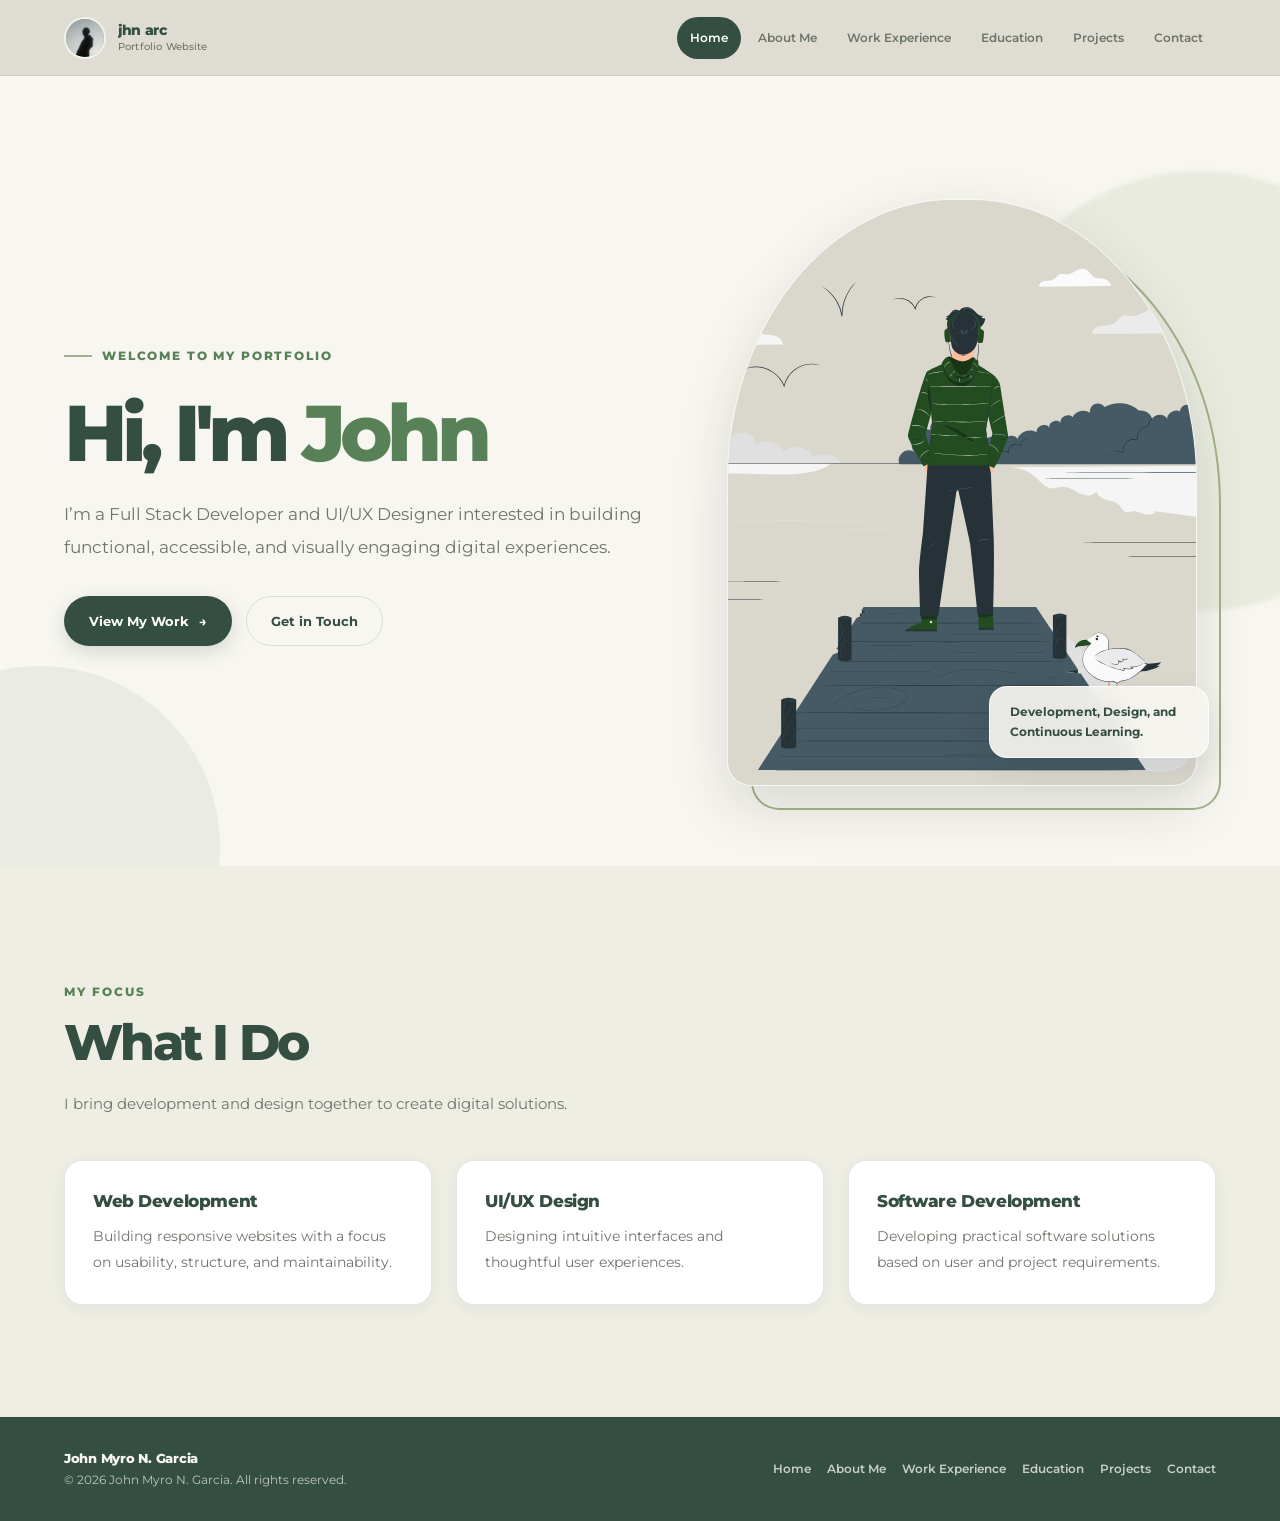
<file: index.html>
<!DOCTYPE html>
<html lang="en">
<head>
    <meta charset="UTF-8">
    <meta name="viewport" content="width=device-width, initial-scale=1.0">

    <meta
        name="description"
        content="Explore the professional portfolio of a Full Stack Developer and UI/UX Designer."
    >

    <meta name="theme-color" content="#344e41">

    <title>Home | John Myro N. Garcia</title>

    <!-- Google Fonts: Montserrat -->
    <link rel="preconnect" href="https://fonts.googleapis.com">
    <link rel="preconnect" href="https://fonts.gstatic.com" crossorigin>

    <link
        href="https://fonts.googleapis.com/css2?family=Montserrat:wght@400;500;600;700;800&display=swap"
        rel="stylesheet"
    >

    <!-- Main stylesheet -->
    <link rel="stylesheet" href="style.css">
</head>

<body data-page="home">

    <!-- Shared navigation is generated by script.js -->
    <div id="site-header"></div>

    <!-- Home page content is generated from data.js -->
    <main
        id="page-content"
        class="page-transition"
        data-page-content
    >
        <noscript>
            <p>
                Please enable JavaScript to view this portfolio website.
            </p>
        </noscript>
    </main>

    <!-- Shared footer is generated by script.js -->
    <div id="site-footer"></div>

    <!-- Load portfolio data before the application script -->
    <script src="data.js"></script>
    <script src="script.js"></script>

</body>
</html>
</file>
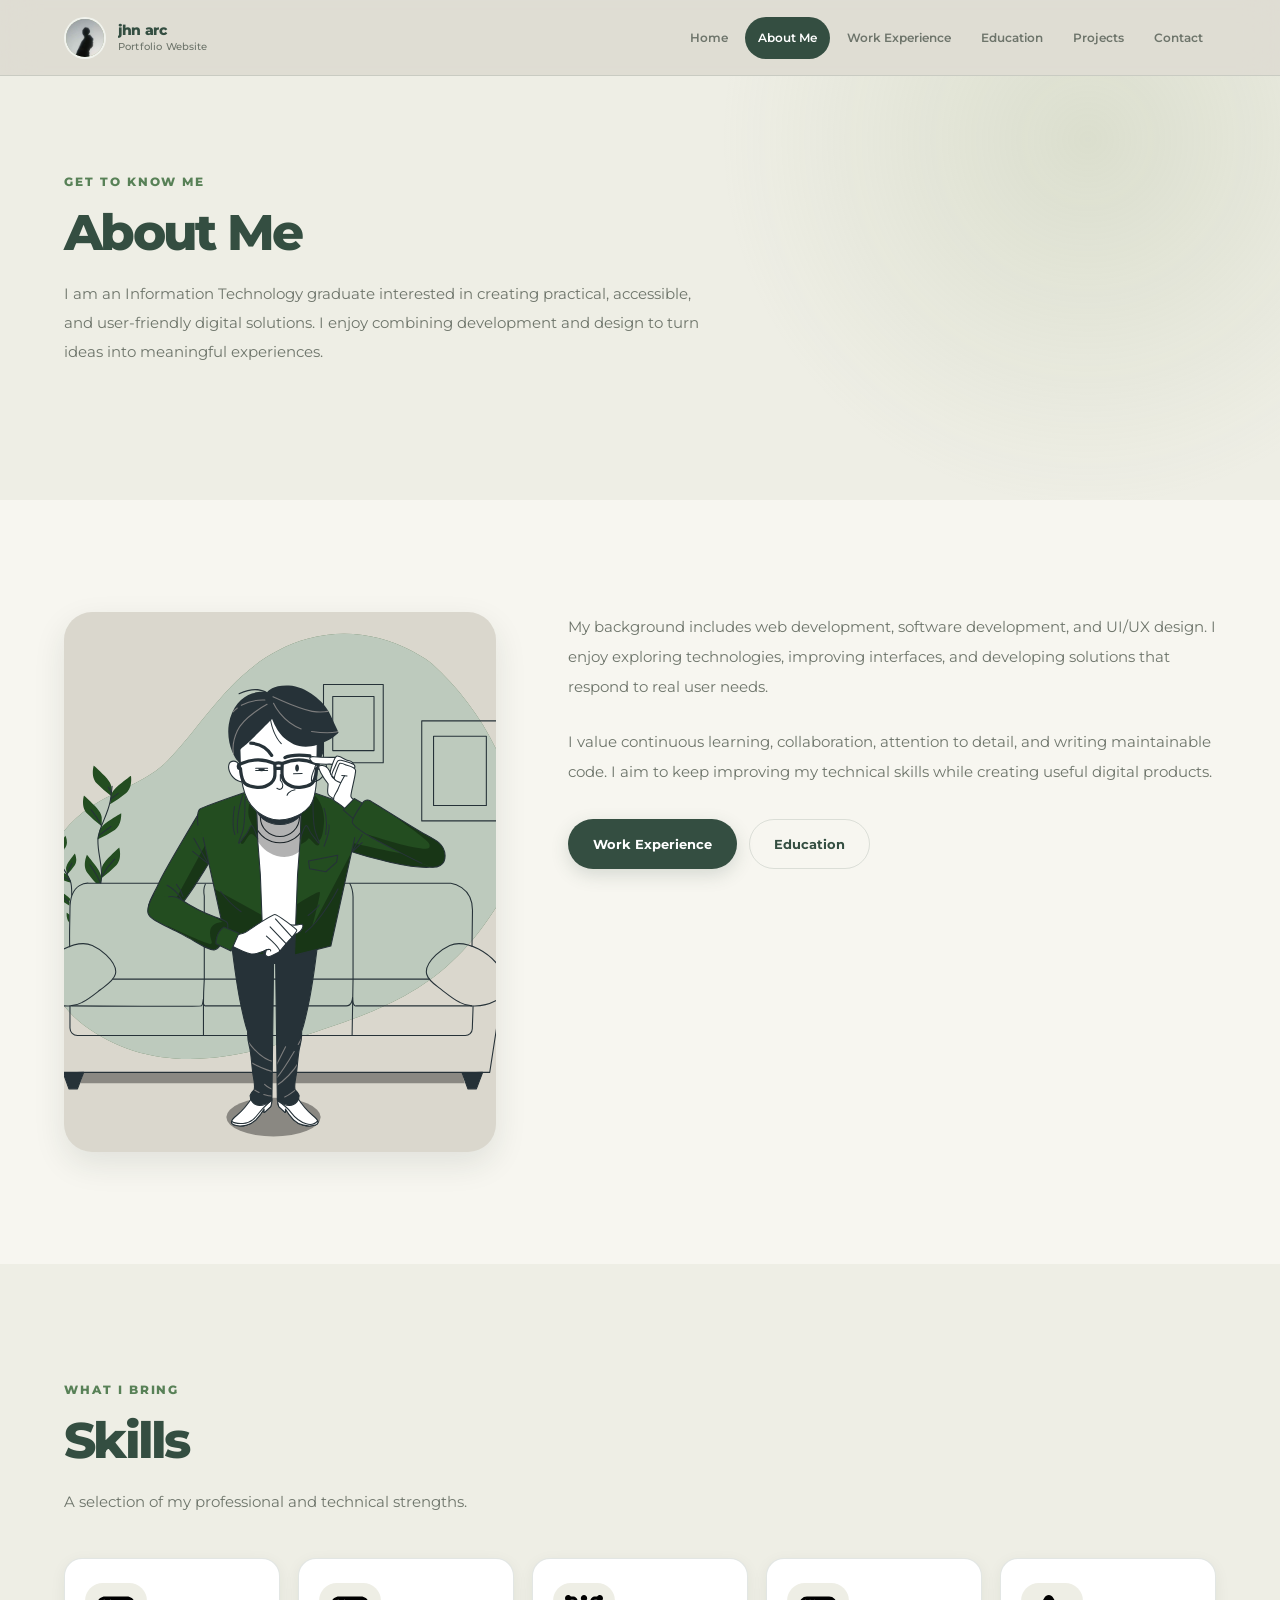
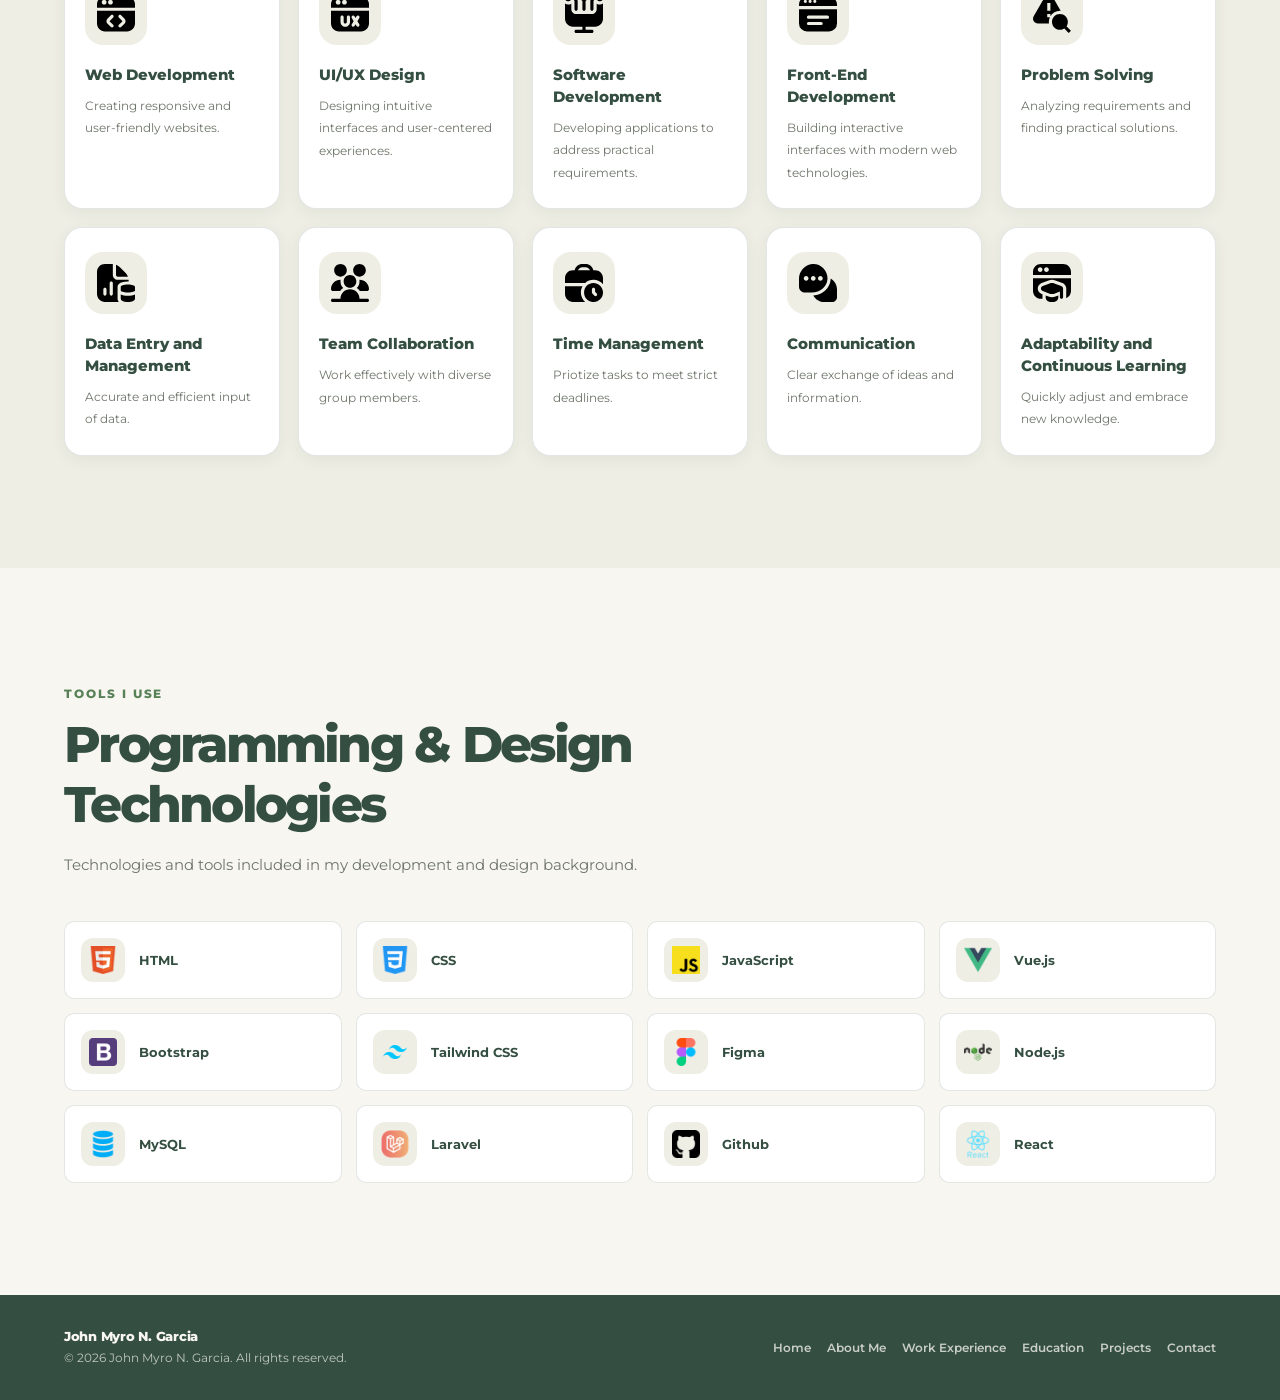
<file: about.html>
<!DOCTYPE html>
<html lang="en">
<head>
    <meta charset="UTF-8">
    <meta name="viewport" content="width=device-width, initial-scale=1.0">
    <meta name="description" content="Learn about my background, skills, and technologies.">
    <meta name="theme-color" content="#344e41">
    <title>About Me | John Myro N. Garcia</title>
    <link rel="preconnect" href="https://fonts.googleapis.com">
    <link rel="preconnect" href="https://fonts.gstatic.com" crossorigin>
    <link href="https://fonts.googleapis.com/css2?family=Montserrat:wght@400;500;600;700;800&display=swap" rel="stylesheet">
    <link rel="stylesheet" href="style.css">
</head>
<body data-page="about">
    <div id="site-header"></div>
    <main id="page-content" class="page-transition" data-page-content>
        <noscript>Please enable JavaScript to view this portfolio.</noscript>
    </main>
    <div id="site-footer"></div>
    <script src="data.js"></script>
    <script src="script.js"></script>
</body>
</html>
</file>
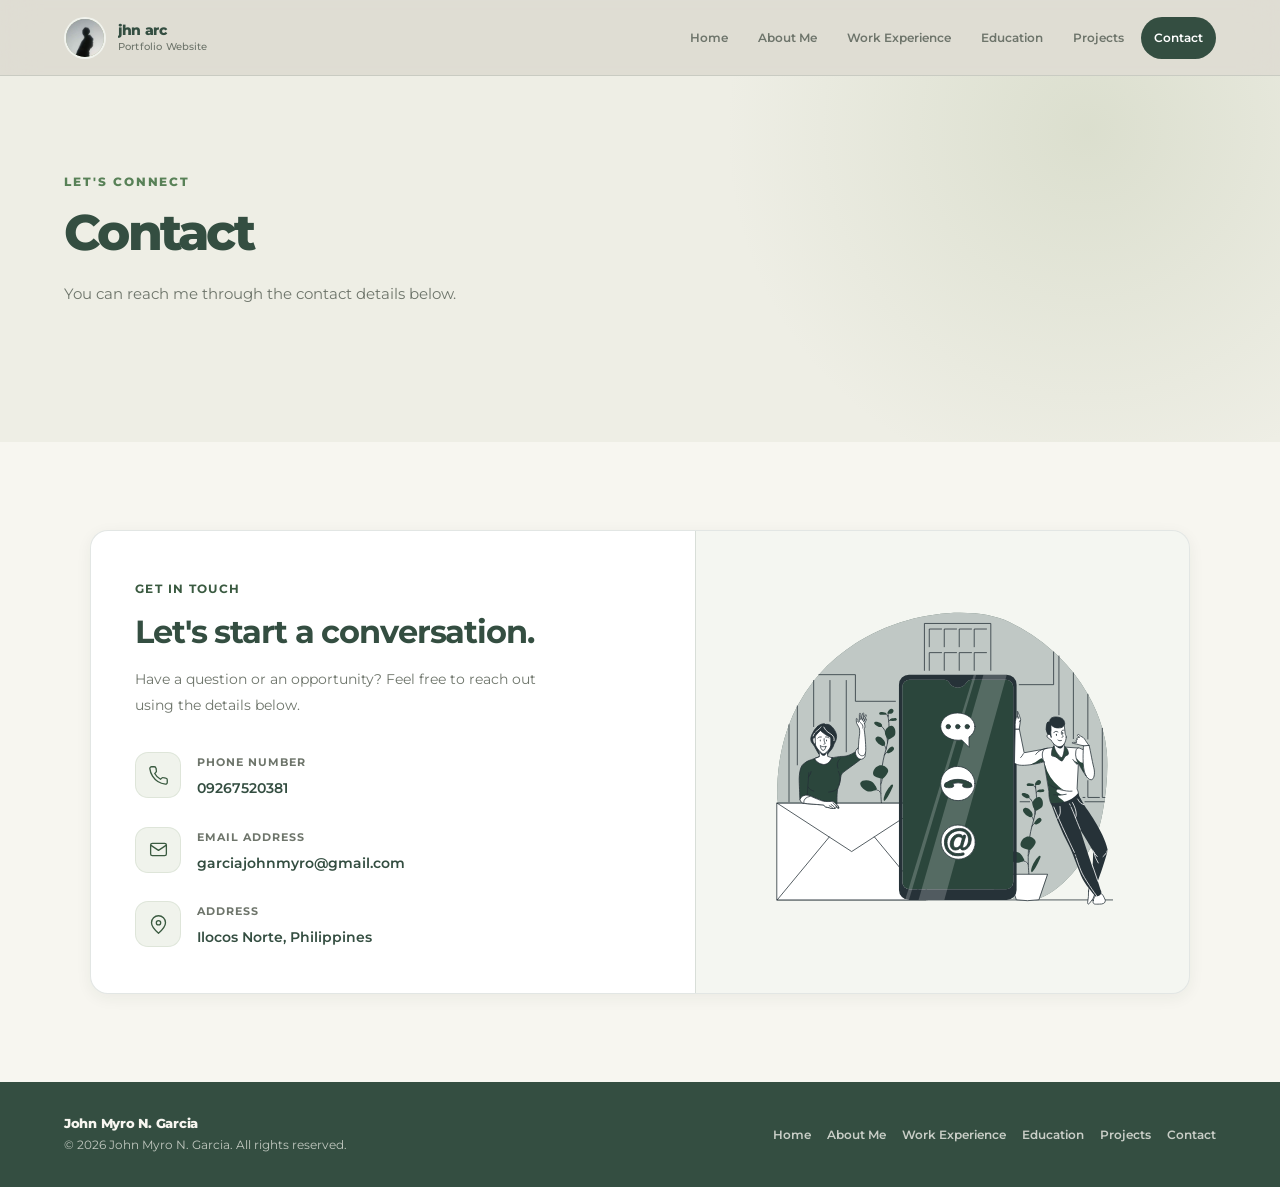
<file: contact.html>
<!DOCTYPE html>
<html lang="en">
<head>
    <meta charset="UTF-8">
    <meta name="viewport" content="width=device-width, initial-scale=1.0">
    <meta name="description" content="Contact me by phone or email.">
    <meta name="theme-color" content="#344e41">
    <title>Contact | John Myro N. Garcia</title>
    <link rel="preconnect" href="https://fonts.googleapis.com">
    <link rel="preconnect" href="https://fonts.gstatic.com" crossorigin>
    <link href="https://fonts.googleapis.com/css2?family=Montserrat:wght@400;500;600;700;800&display=swap" rel="stylesheet">
    <link rel="stylesheet" href="style.css">
</head>
<body data-page="contact">
    <div id="site-header"></div>
    <main id="page-content" class="page-transition" data-page-content>
        <noscript>Please enable JavaScript to view this portfolio.</noscript>
    </main>
    <div id="site-footer"></div>
    <script src="data.js"></script>
    <script src="script.js"></script>
</body>
</html>
</file>
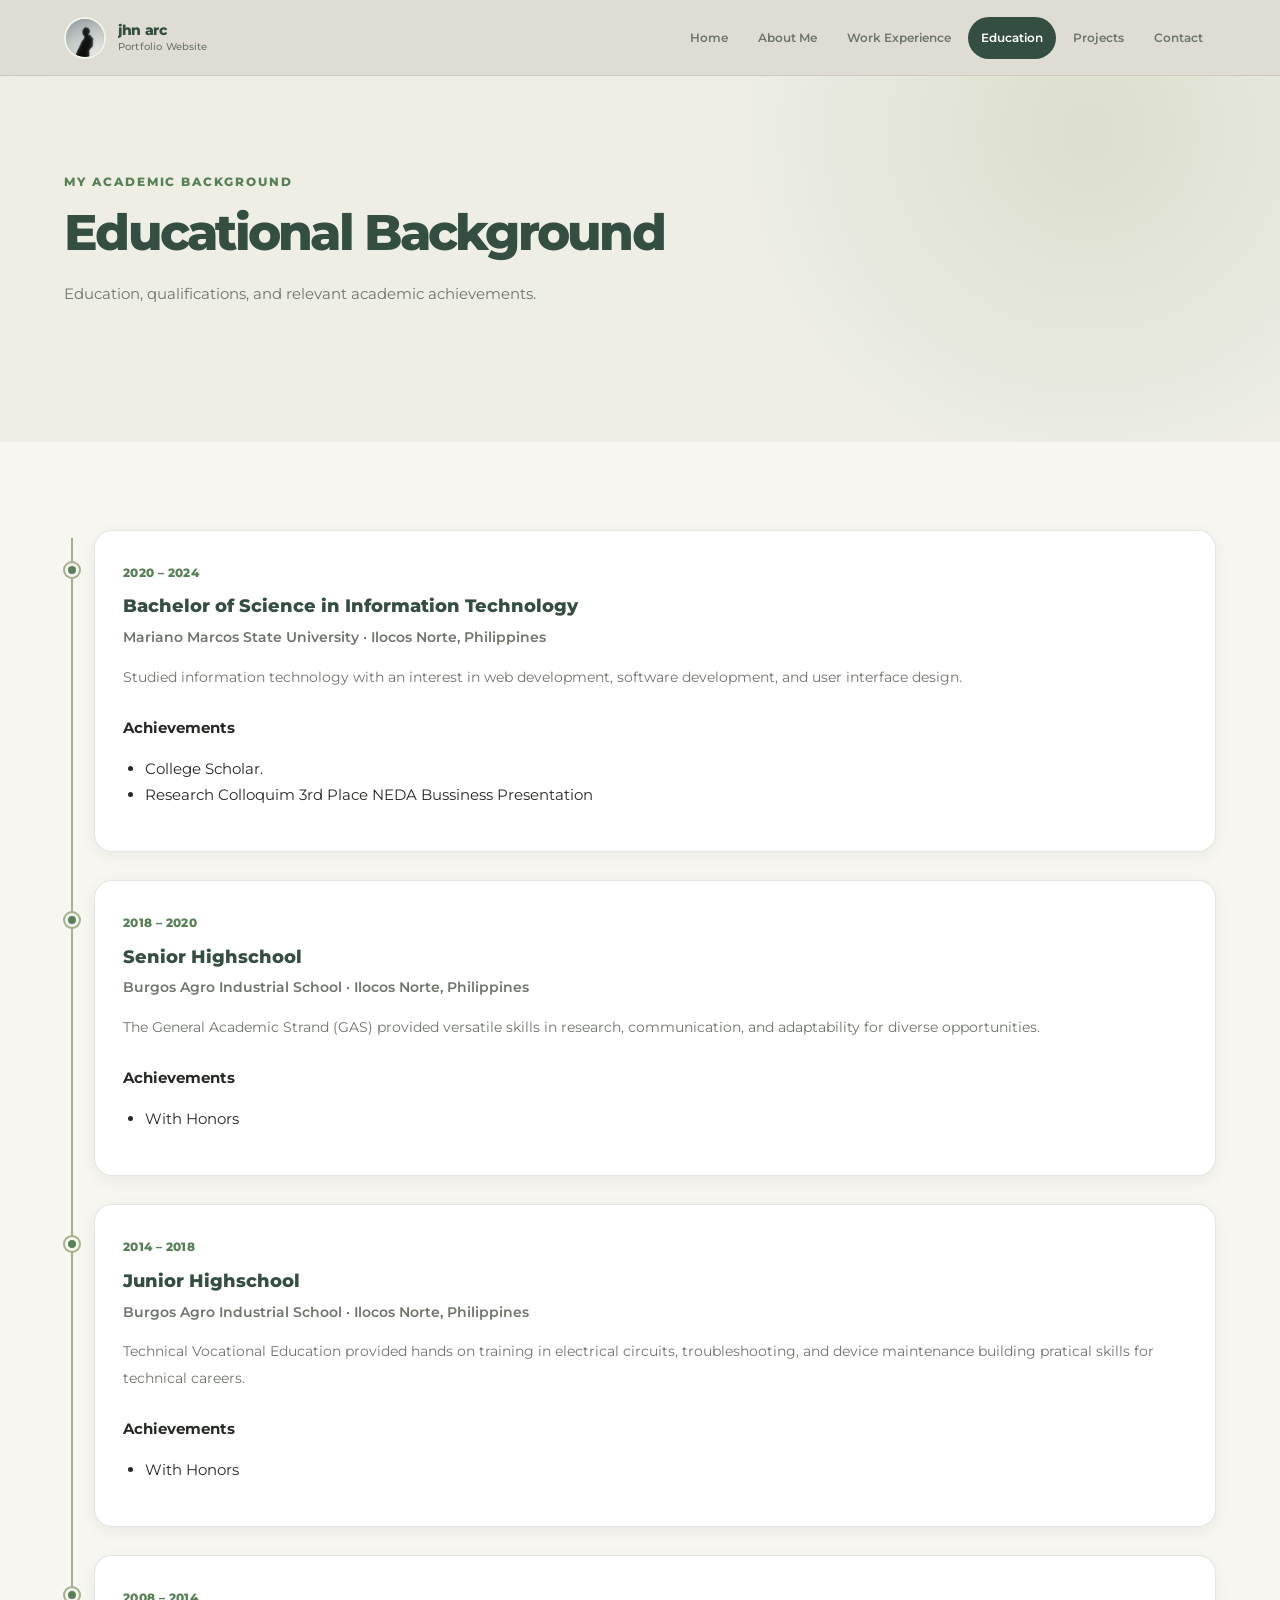
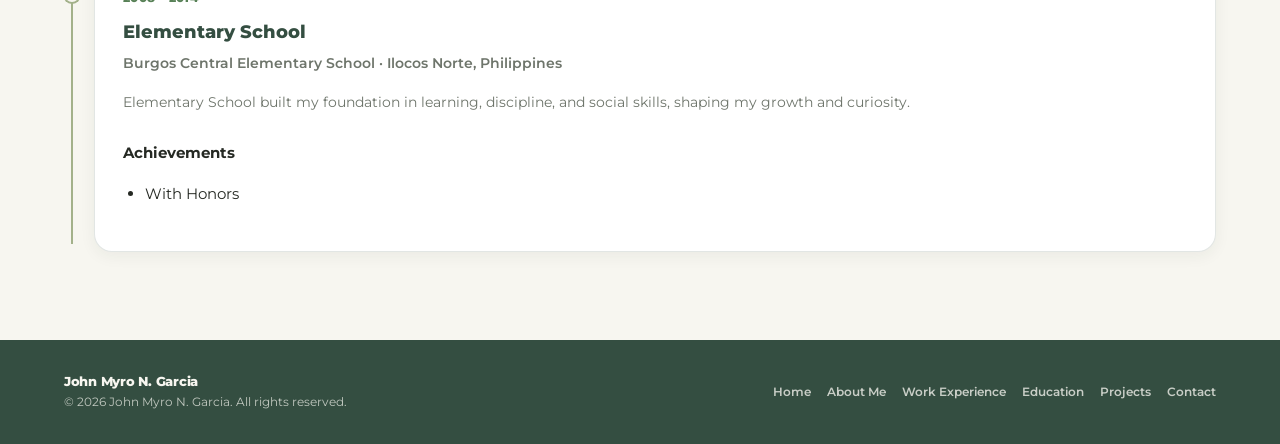
<file: education.html>
<!DOCTYPE html>
<html lang="en">
<head>
    <meta charset="UTF-8">
    <meta name="viewport" content="width=device-width, initial-scale=1.0">
    <meta name="description" content="View my educational background and qualifications.">
    <meta name="theme-color" content="#344e41">
    <title>Educational Background | John Myro N. Garcia</title>
    <link rel="preconnect" href="https://fonts.googleapis.com">
    <link rel="preconnect" href="https://fonts.gstatic.com" crossorigin>
    <link href="https://fonts.googleapis.com/css2?family=Montserrat:wght@400;500;600;700;800&display=swap" rel="stylesheet">
    <link rel="stylesheet" href="style.css">
</head>
<body data-page="education">
    <div id="site-header"></div>
    <main id="page-content" class="page-transition" data-page-content>
        <noscript>Please enable JavaScript to view this portfolio.</noscript>
    </main>
    <div id="site-footer"></div>
    <script src="data.js"></script>
    <script src="script.js"></script>
</body>
</html>
</file>
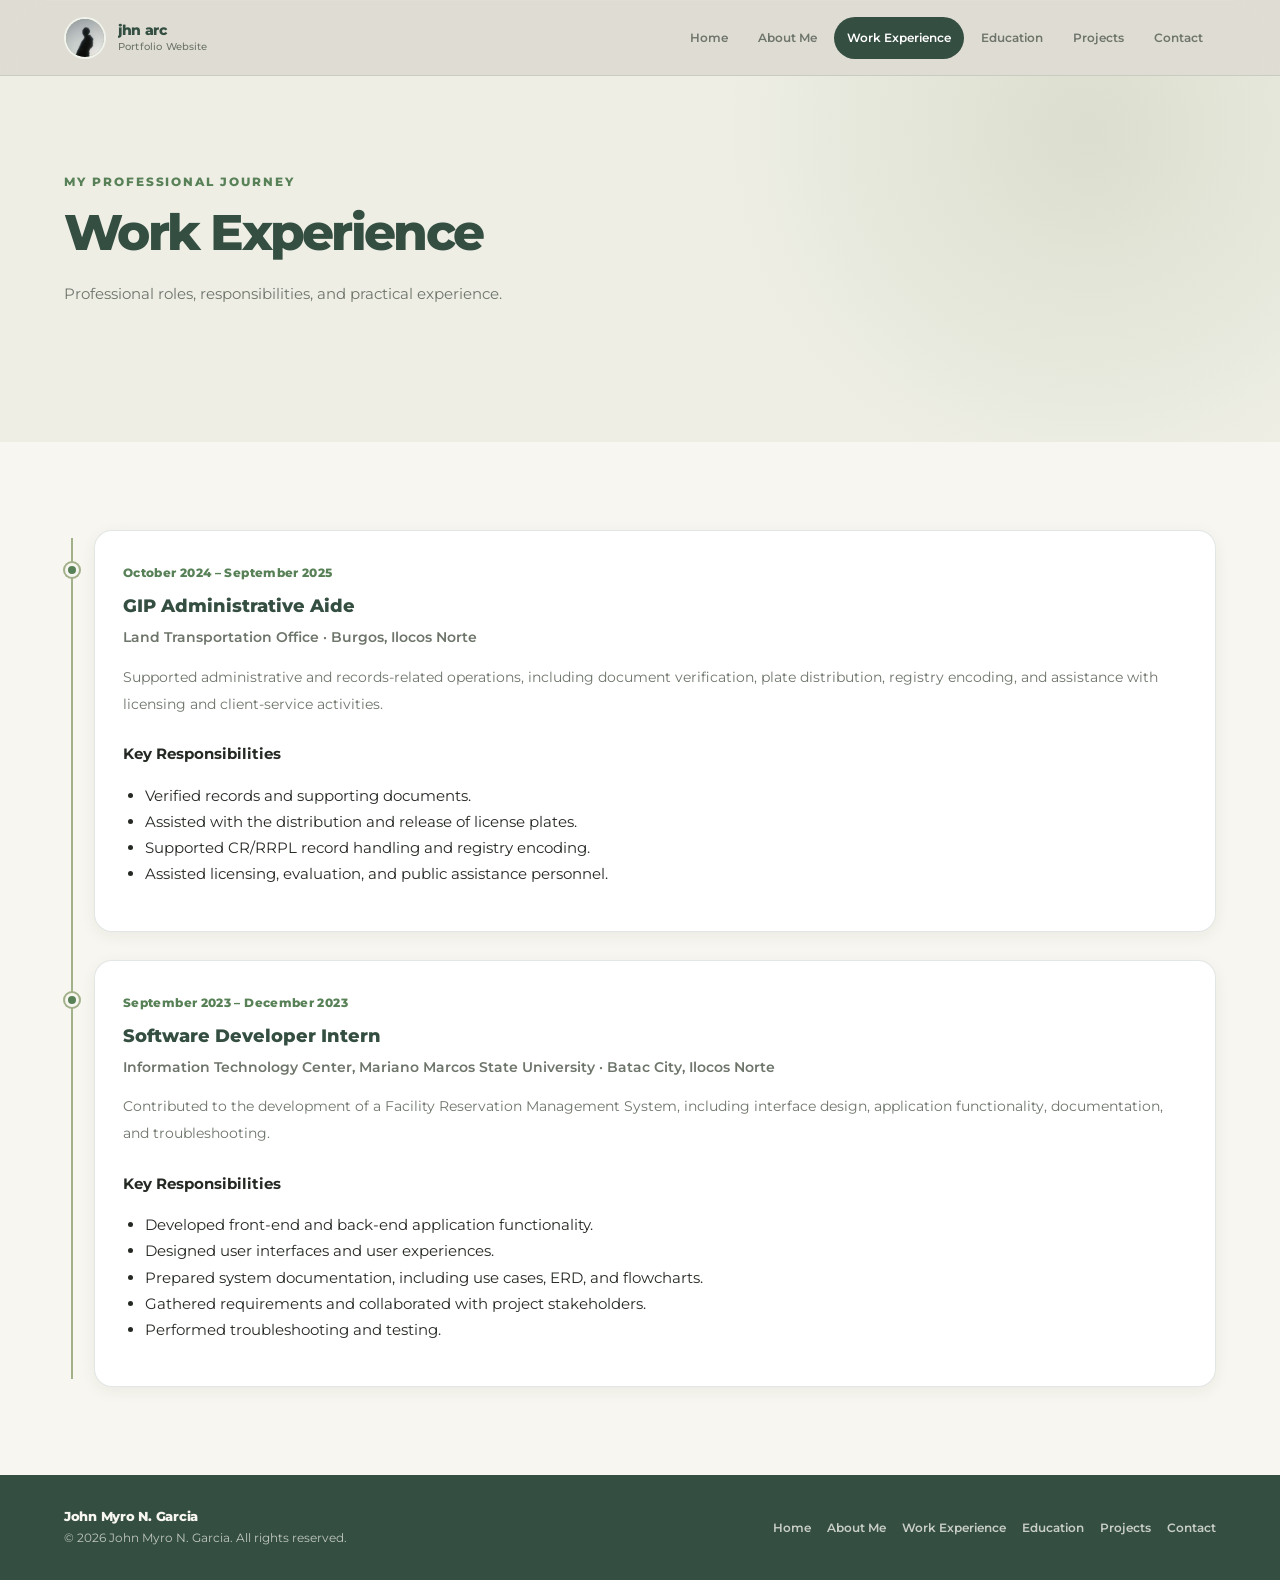
<file: experience.html>
<!DOCTYPE html>
<html lang="en">
<head>
    <meta charset="UTF-8">
    <meta name="viewport" content="width=device-width, initial-scale=1.0">
    <meta name="description" content="Explore my professional experience and responsibilities.">
    <meta name="theme-color" content="#344e41">
    <title>Work Experience | John Myro N. Garcia</title>
    <link rel="preconnect" href="https://fonts.googleapis.com">
    <link rel="preconnect" href="https://fonts.gstatic.com" crossorigin>
    <link href="https://fonts.googleapis.com/css2?family=Montserrat:wght@400;500;600;700;800&display=swap" rel="stylesheet">
    <link rel="stylesheet" href="style.css">
</head>
<body data-page="experience">
    <div id="site-header"></div>
    <main id="page-content" class="page-transition" data-page-content>
        <noscript>Please enable JavaScript to view this portfolio.</noscript>
    </main>
    <div id="site-footer"></div>
    <script src="data.js"></script>
    <script src="script.js"></script>
</body>
</html>
</file>
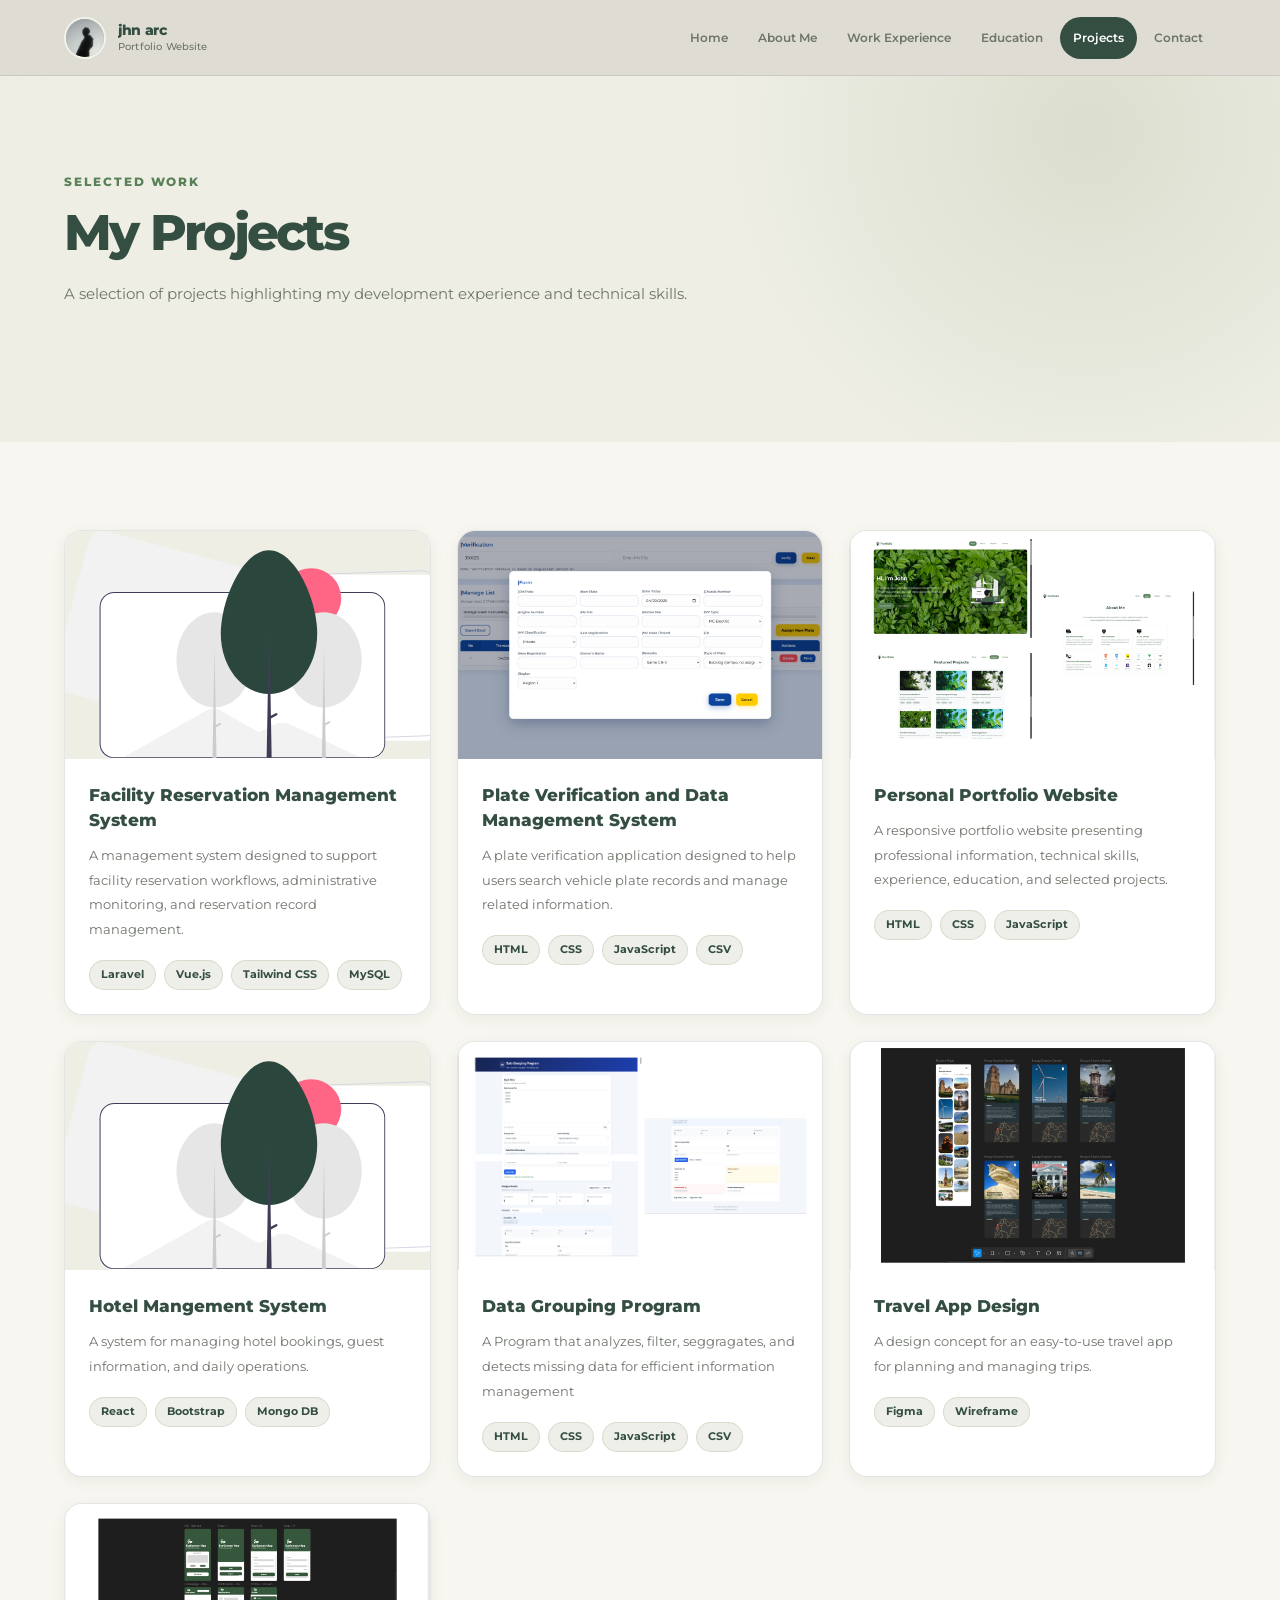
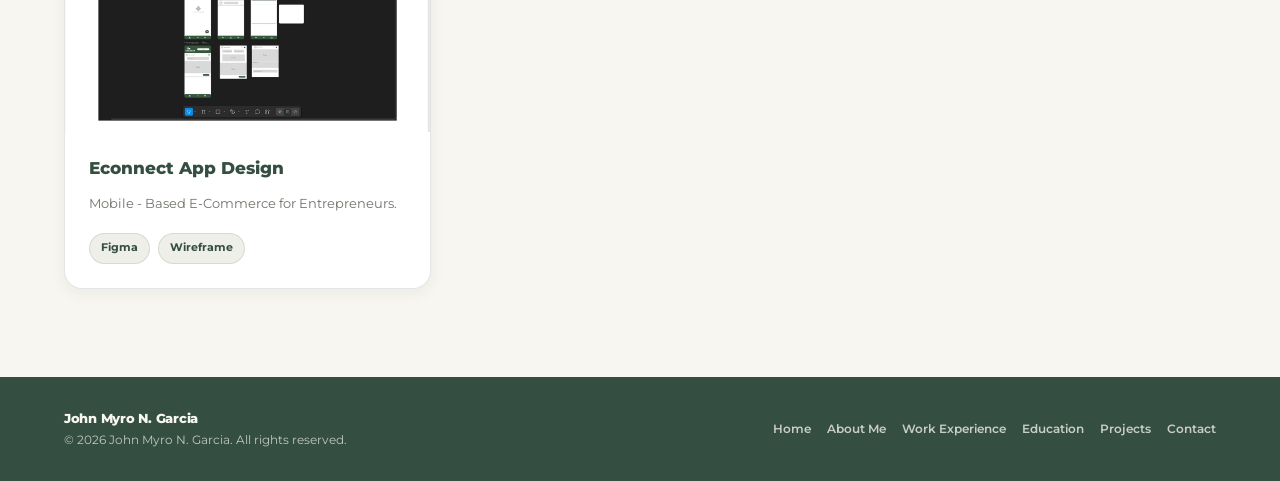
<file: projects.html>
<!DOCTYPE html>
<html lang="en">
<head>
    <meta charset="UTF-8">
    <meta name="viewport" content="width=device-width, initial-scale=1.0">
    <meta name="description" content="Explore my software development and web design projects.">
    <meta name="theme-color" content="#344e41">
    <title>Projects | John Myro N. Garcia</title>
    <link rel="preconnect" href="https://fonts.googleapis.com">
    <link rel="preconnect" href="https://fonts.gstatic.com" crossorigin>
    <link href="https://fonts.googleapis.com/css2?family=Montserrat:wght@400;500;600;700;800&display=swap" rel="stylesheet">
    <link rel="stylesheet" href="style.css">
</head>
<body data-page="projects">
    <div id="site-header"></div>
    <main id="page-content" class="page-transition" data-page-content>
        <noscript>Please enable JavaScript to view this portfolio.</noscript>
    </main>
    <div id="site-footer"></div>
    <script src="data.js"></script>
    <script src="script.js"></script>
</body>
</html>
</file>
<file: style.css>
/* =========================================================
   PORTFOLIO WEBSITE
   Shared Design System
   Theme: Forest Green / Minimalist / Glass UI
   ========================================================= */

/* ---------- 1. Google Font ---------- */

@import url('https://fonts.googleapis.com/css2?family=Montserrat:wght@400;500;600;700;800&display=swap');

/* ---------- 2. Design Tokens ---------- */

:root {
    /* Forest palette */
    --forest-dark: #344e41;
    --forest: #3a5a40;
    --forest-light: #588157;
    --sage: #a3b18a;
    --sage-light: #c6cfb5;
    --warm-white: #f7f6f0;
    --cream: #dad7cd;
    --white: #ffffff;
    --charcoal: #252923;
    --text-muted: #6e756b;

    /* Backgrounds */
    --page-bg: #f7f6f0;
    --surface: #ffffff;
    --surface-soft: #eeeee5;

    /* Borders and shadows */
    --border: rgba(52, 78, 65, 0.14);
    --shadow-sm: 0 4px 16px rgba(34, 49, 38, 0.06);
    --shadow-md: 0 12px 32px rgba(34, 49, 38, 0.10);
    --shadow-lg: 0 20px 55px rgba(34, 49, 38, 0.14);

    /* Glass navigation */
    --glass-bg: rgba(247, 246, 240, 0.78);
    --glass-border: rgba(255, 255, 255, 0.65);
    --glass-shadow: 0 8px 32px rgba(35, 54, 40, 0.09);

    /* Layout */
    --container-width: 1200px;
    --page-gutter: clamp(20px, 5vw, 64px);
    --header-height: 84px;

    /* Shape */
    --radius-sm: 10px;
    --radius-md: 18px;
    --radius-lg: 28px;
    --radius-pill: 999px;

    /* Animation */
    --transition-fast: 180ms ease;
    --transition-normal: 280ms ease;
    --transition-slow: 500ms ease;
}

/* ---------- 3. Reset ---------- */

html {
    min-height: 100%;
}

body {
    min-height: 100vh;
    display: flex;
    flex-direction: column;
}

#page-content {
    flex: 1 0 auto;
}

#site-footer {
    margin-top: auto;
}

*,
*::before,
*::after {
    box-sizing: border-box;
}

html {
    scroll-behavior: smooth;
    scroll-padding-top: calc(var(--header-height) + 24px);
    -webkit-text-size-adjust: 100%;
}

body {
    margin: 0;
    min-width: 320px;
    background: var(--page-bg);
    color: var(--charcoal);
    font-family: 'Montserrat', sans-serif;
    font-size: 15px;
    line-height: 1.75;
    -webkit-font-smoothing: antialiased;
    -moz-osx-font-smoothing: grayscale;
}

body,
button,
input,
textarea,
select {
    font-family: 'Montserrat', sans-serif;
}

body.menu-open {
    overflow: hidden;
}

img {
    display: block;
    max-width: 100%;
}

button,
input,
textarea,
select {
    font: inherit;
}

button,
a {
    -webkit-tap-highlight-color: transparent;
}

button {
    color: inherit;
}

a {
    color: inherit;
    text-decoration: none;
}

button,
a,
input,
textarea,
select {
    outline-offset: 4px;
}

button:focus-visible,
a:focus-visible,
input:focus-visible,
textarea:focus-visible,
select:focus-visible {
    outline: 3px solid var(--forest-light);
}

ul,
ol {
    padding-left: 1.4rem;
}

p,
h1,
h2,
h3,
h4,
h5,
h6 {
    margin-top: 0;
}

p:last-child {
    margin-bottom: 0;
}

::selection {
    background: var(--sage);
    color: var(--forest-dark);
}

/* ---------- 4. Shared Layout ---------- */

.container {
    width: min(
        var(--container-width),
        calc(100% - (var(--page-gutter) * 2))
    );
    margin-inline: auto;
}

.section {
    padding-block: clamp(64px, 9vw, 112px);
}

.section--compact {
    padding-block: clamp(42px, 6vw, 72px);
}

.section--soft {
    background: var(--surface-soft);
}

.section--dark {
    background: var(--forest-dark);
    color: var(--warm-white);
}

.section-heading {
    max-width: 720px;
    margin-bottom: 42px;
}

.section-heading.centered {
    margin-inline: auto;
    text-align: center;
}

.section-eyebrow {
    display: inline-block;
    margin-bottom: 12px;
    color: var(--forest-light);
    font-size: 0.76rem;
    font-weight: 800;
    letter-spacing: 0.16em;
    line-height: 1.5;
    text-transform: uppercase;
}

.section--dark .section-eyebrow {
    color: var(--sage);
}

.section-title {
    margin-bottom: 16px;
    color: var(--forest-dark);
    font-size: clamp(2rem, 4vw, 3.1rem);
    font-weight: 800;
    letter-spacing: -0.055em;
    line-height: 1.2;
}

.section--dark .section-title {
    color: var(--warm-white);
}

.section-description {
    max-width: 650px;
    color: var(--text-muted);
    font-size: 0.96rem;
    line-height: 1.9;
}

.section--dark .section-description {
    color: rgba(247, 246, 240, 0.76);
}

.text-highlight {
    color: var(--forest-light);
}

.muted {
    color: var(--text-muted);
}

.text-center {
    text-align: center;
}

.stack {
    display: flex;
    flex-direction: column;
    gap: 16px;
}

.cluster {
    display: flex;
    flex-wrap: wrap;
    align-items: center;
    gap: 12px;
}

/* ---------- 5. Header and Glass Navigation ---------- */
#site-header {
    height: 76px;
}

.site-header {
    position: fixed;
    z-index: 1000;
    top: 0;
    right: 0;
    left: 0;
    width: 100%;
    margin: 0;
    padding: 0;
    pointer-events: none;
}


/* Standard full-width transparent navigation bar */
.nav-container {
    position: relative;
    display: flex;
    align-items: center;
    justify-content: space-between;
    gap: 24px;

    width: 100%;
    max-width: none;
    min-height: 76px;
    margin: 0;
    padding: 12px var(--page-gutter);

    background: rgba(218, 215, 205, 0.82);
    border: none;
    border-bottom: 1px solid rgba(52, 78, 65, 0.12);
    border-radius: 0;
    box-shadow: none;

    -webkit-backdrop-filter: blur(18px) saturate(140%);
    backdrop-filter: blur(18px) saturate(140%);

    pointer-events: auto;

    transition:
        background var(--transition-normal),
        border-color var(--transition-normal);
}

.nav-container:hover {
    border-color: rgba(52, 78, 65, 0.12);
    box-shadow: none;
}

/* Brand */

.brand {
    display: inline-flex;
    flex-shrink: 0;
    align-items: center;
    gap: 12px;
    min-width: 0;
    color: var(--forest-dark);
}

.brand-image {
    display: block;
    flex-shrink: 0;
    width: 42px;
    height: 42px;
    overflow: hidden;
    background: var(--sage);
    border: 2px solid rgba(255, 255, 255, 0.85);
    border-radius: 50%;
    object-fit: cover;
}

.brand-copy {
    display: flex;
    flex-direction: column;
    min-width: 0;
    line-height: 1.35;
}

.brand-name {
    overflow: hidden;
    font-size: 0.88rem;
    font-weight: 800;
    letter-spacing: -0.025em;
    text-overflow: ellipsis;
    white-space: nowrap;
}

.brand-caption {
    color: var(--text-muted);
    font-size: 0.65rem;
    font-weight: 500;
    letter-spacing: 0.015em;
}

/* Desktop navigation */

.nav-links {
    display: flex;
    align-items: center;
    justify-content: flex-end;
    gap: 4px;
    margin: 0;
    padding: 0;
    list-style: none;
}

.nav-links li {
    margin: 0;
    padding: 0;
}

.nav-link {
    position: relative;
    display: inline-flex;
    align-items: center;
    justify-content: center;
    min-height: 42px;
    padding: 10px 13px;
    color: var(--text-muted);
    border-radius: var(--radius-pill);
    font-size: 0.75rem;
    font-weight: 600;
    white-space: nowrap;
    transition:
        color var(--transition-fast),
        background var(--transition-fast);
}

.nav-link:hover {
    background: rgba(163, 177, 138, 0.18);
    color: var(--forest-dark);
}

.nav-link.active,
.nav-link[aria-current="page"] {
    background: var(--forest-dark);
    color: var(--white);
}

/* Mobile menu button */

.nav-toggle {
    display: none;
    flex-shrink: 0;
    align-items: center;
    justify-content: center;
    width: 44px;
    height: 44px;
    padding: 0;
    background: transparent;
    border: 1px solid var(--border);
    border-radius: 50%;
    cursor: pointer;
    transition:
        background var(--transition-fast),
        border-color var(--transition-fast);
}

.nav-toggle:hover {
    background: rgba(163, 177, 138, 0.2);
    border-color: var(--sage);
}

.nav-toggle-icon {
    position: relative;
    display: block;
    width: 19px;
    height: 14px;
}

.nav-toggle-icon span {
    position: absolute;
    left: 0;
    display: block;
    width: 19px;
    height: 2px;
    background: var(--forest-dark);
    border-radius: 4px;
    transition:
        top var(--transition-fast),
        transform var(--transition-fast),
        opacity var(--transition-fast);
}

.nav-toggle-icon span:nth-child(1) {
    top: 1px;
}

.nav-toggle-icon span:nth-child(2) {
    top: 6px;
}

.nav-toggle-icon span:nth-child(3) {
    top: 11px;
}

.nav-toggle[aria-expanded="true"] .nav-toggle-icon span:nth-child(1) {
    top: 6px;
    transform: rotate(45deg);
}

.nav-toggle[aria-expanded="true"] .nav-toggle-icon span:nth-child(2) {
    opacity: 0;
}

.nav-toggle[aria-expanded="true"] .nav-toggle-icon span:nth-child(3) {
    top: 6px;
    transform: rotate(-45deg);
}

/* Mobile drawer */

.mobile-nav-icon {
    flex-shrink: 0;
    width: 20px;
    height: 20px;
    color: var(--forest);
    transition:
        color var(--transition-fast),
        transform var(--transition-fast);
}

.mobile-nav .nav-link {
    display: flex;
    align-items: center;
    gap: 14px;
}

.mobile-nav .nav-link .mobile-nav-icon {
    flex-shrink: 0;
    color: var(--forest);
    opacity: 1;
    visibility: visible;
}

.mobile-nav .nav-link.active .mobile-nav-icon {
    color: currentColor;
    opacity: 1;
    visibility: visible;
}

.mobile-nav .nav-link:hover .mobile-nav-icon {
    transform: translateX(2px);
}

.mobile-nav {
    position: absolute;
    top: calc(100% + 10px);
    right: 0;
    left: 0;
    display: flex;
    flex-direction: column;
    gap: 6px;
    max-height: min(75vh, 520px);
    overflow-y: auto;
    padding: 16px;

    background: rgba(247, 246, 240, 0.97);
    border: 1px solid var(--glass-border);
    border-radius: 24px;
    box-shadow: var(--shadow-lg);

    -webkit-backdrop-filter: blur(24px);
    backdrop-filter: blur(24px);

    opacity: 0;
    visibility: hidden;
    pointer-events: none;
    transform: translateY(-8px);

    transition:
        opacity var(--transition-normal),
        transform var(--transition-normal),
        visibility var(--transition-normal);
}

.mobile-nav.is-open,
.mobile-nav.open {
    opacity: 1;
    visibility: visible;
    pointer-events: auto;
    transform: translateY(0);
}

.mobile-nav .nav-link {
    justify-content: flex-start;
    width: 100%;
    min-height: 48px;
    padding-inline: 18px;
    font-size: 0.86rem;
}

.mobile-nav-close {
    display: flex;
    align-items: center;
    justify-content: center;
    align-self: flex-end;
    width: 38px;
    height: 38px;
    margin-bottom: 4px;
    background: transparent;
    border: 1px solid var(--border);
    border-radius: 50%;
    cursor: pointer;
}

/* Optional mobile backdrop */

.nav-backdrop {
    position: fixed;
    z-index: 900;
    inset: 0;
    background: rgba(25, 36, 28, 0.28);
    opacity: 0;
    visibility: hidden;
    pointer-events: none;
    transition:
        opacity var(--transition-normal),
        visibility var(--transition-normal);
}

.nav-backdrop.is-visible {
    opacity: 1;
    visibility: visible;
    pointer-events: auto;
}

/* ---------- 6. Main Content and Page Transitions ---------- */

main {
    min-height: 65vh;
}

.page-main {
    padding-top: 0;
}

.page-header {
    padding-block: clamp(48px, 8vw, 92px);
    background:
        radial-gradient(
            circle at 85% 15%,
            rgba(163, 177, 138, 0.25),
            transparent 32%
        ),
        var(--surface-soft);
}

.page-header .section-title {
    max-width: 850px;
}

.page-content {
    padding-block: clamp(48px, 7vw, 88px);
}

/*
  Apply .page-transition to the main page container.
  This creates a subtle entrance effect when each HTML
  page loads or is revisited.
*/

.page-transition {
    animation: pageFadeIn 480ms ease both;
}

@keyframes pageFadeIn {
    from {
        opacity: 0;
        transform: translateY(8px);
    }

    to {
        opacity: 1;
        transform: translateY(0);
    }
}

/* Optional reveal animation for individual sections */

.fade-in {
    animation: pageFadeIn 600ms ease both;
}

/* ---------- 7. Home Hero ---------- */
.hero > .container {
    width: min(
        var(--container-width),
        calc(100% - (var(--page-gutter) * 2))
    );
    margin-inline: auto;
}

.hero {
    position: relative;
    display: flex;
    align-items: center;
    min-height: min(790px, 100svh);
    padding-block: calc(var(--header-height) + 35px) 76px;
    overflow: hidden;
}

.hero::before {
    position: absolute;
    z-index: 0;
    top: 12%;
    right: -140px;
    width: 440px;
    height: 440px;
    background: rgba(163, 177, 138, 0.16);
    border-radius: 50%;
    content: "";
    filter: blur(2px);
    pointer-events: none;
}

.hero::after {
    position: absolute;
    z-index: 0;
    bottom: -160px;
    left: -140px;
    width: 360px;
    height: 360px;
    background: rgba(88, 129, 87, 0.08);
    border-radius: 50%;
    content: "";
    pointer-events: none;
}

.hero-grid {
    position: relative;
    z-index: 1;
    display: grid;
    grid-template-columns: minmax(0, 1.08fr) minmax(300px, 0.92fr);
    align-items: center;
    gap: clamp(24px, 4vw, 48px);
    width: 100%;
}

.hero-content {
    max-width: 670px;
}

.hero-eyebrow {
    display: inline-flex;
    align-items: center;
    gap: 10px;
    margin-bottom: 24px;
    color: var(--forest-light);
    font-size: 0.77rem;
    font-weight: 800;
    letter-spacing: 0.15em;
    text-transform: uppercase;
}

.hero-eyebrow::before {
    width: 28px;
    height: 2px;
    background: var(--sage);
    content: "";
}

.hero-title {
    margin-bottom: 24px;
    color: var(--forest-dark);
    font-size: clamp(2.8rem, 6.2vw, 5.6rem);
    font-weight: 800;
    letter-spacing: -0.075em;
    line-height: 1.05;
    overflow-wrap: anywhere;
}

.hero-title .accent {
    color: var(--forest-light);
}

.hero-description {
    max-width: 590px;
    margin-bottom: 32px;
    color: var(--text-muted);
    font-size: clamp(0.94rem, 1.5vw, 1.06rem);
    line-height: 1.95;
}

.hero-actions {
    display: flex;
    flex-wrap: wrap;
    align-items: center;
    gap: 14px;
}

.hero-image-wrap {
    position: relative;
    width: 100%;
    max-width: 470px;
    margin-inline: auto;
}

.hero-image-frame {
    position: relative;
    aspect-ratio: 4 / 5;
    overflow: hidden;
    background: var(--cream);
    border: 1px solid rgba(255, 255, 255, 0.8);
    border-radius: 48% 48% 24px 24px;
    box-shadow: var(--shadow-lg);
}

.hero-image {
    width: 100%;
    height: 100%;
    object-fit: cover;
    object-position: center;
}

.hero-image-decoration {
    position: absolute;
    z-index: -1;
    top: 24px;
    right: -24px;
    bottom: -24px;
    left: 24px;
    border: 2px solid var(--sage);
    border-radius: 48% 48% 28px 28px;
}

.hero-image-caption {
    position: absolute;
    right: -12px;
    bottom: 28px;
    max-width: 220px;
    padding: 15px 20px;
    background: rgba(247, 246, 240, 0.92);
    border: 1px solid rgba(255, 255, 255, 0.8);
    border-radius: var(--radius-md);
    box-shadow: var(--shadow-md);
    color: var(--forest-dark);
    font-size: 0.78rem;
    font-weight: 700;
    line-height: 1.6;
    -webkit-backdrop-filter: blur(12px);
    backdrop-filter: blur(12px);
}

/* ---------- 8. Buttons ---------- */

.btn {
    display: inline-flex;
    align-items: center;
    justify-content: center;
    gap: 10px;
    min-height: 50px;
    padding: 13px 24px;
    border: 1px solid transparent;
    border-radius: var(--radius-pill);
    cursor: pointer;
    font-size: 0.82rem;
    font-weight: 700;
    line-height: 1.4;
    text-align: center;
    transition:
        color var(--transition-fast),
        background var(--transition-fast),
        border-color var(--transition-fast),
        box-shadow var(--transition-fast),
        transform var(--transition-fast);
}

.btn:hover {
    transform: translateY(-2px);
}

.btn:active {
    transform: translateY(0);
}

.btn-primary {
    background: var(--forest-dark);
    color: var(--white);
    box-shadow: 0 6px 18px rgba(52, 78, 65, 0.17);
}

.btn-primary:hover {
    background: var(--forest);
    box-shadow: 0 10px 24px rgba(52, 78, 65, 0.22);
}

.btn-secondary {
    background: transparent;
    border-color: var(--border);
    color: var(--forest-dark);
}

.btn-secondary:hover {
    background: rgba(163, 177, 138, 0.16);
    border-color: var(--sage);
}

.btn-light {
    background: var(--warm-white);
    color: var(--forest-dark);
}

.btn-light:hover {
    background: var(--white);
}

.btn-outline-light {
    background: transparent;
    border-color: rgba(247, 246, 240, 0.45);
    color: var(--warm-white);
}

.btn-outline-light:hover {
    background: rgba(247, 246, 240, 0.1);
    border-color: var(--warm-white);
}

.btn-sm {
    min-height: 40px;
    padding: 9px 17px;
    font-size: 0.75rem;
}

.btn-block {
    width: 100%;
}

/* ---------- 9. Cards and Grids ---------- */

.card-grid {
    display: grid;
    grid-template-columns: repeat(3, minmax(0, 1fr));
    gap: 24px;
}

.card-grid--2 {
    grid-template-columns: repeat(2, minmax(0, 1fr));
}

.card-grid--4 {
    grid-template-columns: repeat(4, minmax(0, 1fr));
}

.card {
    min-width: 0;
    padding: 28px;
    background: var(--surface);
    border: 1px solid var(--border);
    border-radius: var(--radius-md);
    box-shadow: var(--shadow-sm);
    transition:
        transform var(--transition-normal),
        border-color var(--transition-normal),
        box-shadow var(--transition-normal);
}

.card:hover {
    transform: translateY(-5px);
    border-color: rgba(88, 129, 87, 0.3);
    box-shadow: var(--shadow-md);
}

.card-title {
    margin-bottom: 10px;
    color: var(--forest-dark);
    font-size: 1.05rem;
    font-weight: 800;
    letter-spacing: -0.025em;
    line-height: 1.5;
}

.card-description {
    color: var(--text-muted);
    font-size: 0.87rem;
    line-height: 1.85;
}

.card-icon {
    display: flex;
    align-items: center;
    justify-content: center;
    width: 54px;
    height: 54px;
    margin-bottom: 22px;
    overflow: hidden;
    background: rgba(163, 177, 138, 0.22);
    border-radius: 16px;
}

.card-icon img {
    width: 30px;
    height: 30px;
    object-fit: contain;
}

.card-icon .icon-image {
    width: 100%;
    height: 100%;
    object-fit: cover;
}

/* ---------- 10. Skill Cards ---------- */

.skills-grid {
    display: grid;
    grid-template-columns: repeat(5, minmax(0, 1fr));
    gap: 18px;
}

.skill-card {
    display: flex;
    flex-direction: column;
    align-items: flex-start;
    min-width: 0;
    padding: 24px 20px;
    background: var(--surface);
    border: 1px solid var(--border);
    border-radius: var(--radius-md);
    box-shadow: var(--shadow-sm);
    transition:
        transform var(--transition-normal),
        box-shadow var(--transition-normal),
        border-color var(--transition-normal);
}

.skill-card:hover {
    transform: translateY(-5px);
    border-color: rgba(88, 129, 87, 0.32);
    box-shadow: var(--shadow-md);
}

.skill-image {
    display: flex;
    align-items: center;
    justify-content: center;
    width: 62px;
    height: 62px;
    margin-bottom: 20px;
    overflow: hidden;
    background: var(--surface-soft);
    border-radius: 18px;
}

.skill-image img {
    width: 100%;
    height: 100%;
    padding: 12px;
    object-fit: contain;
}

.skill-title {
    margin-bottom: 8px;
    color: var(--forest-dark);
    font-size: 0.91rem;
    font-weight: 800;
    line-height: 1.5;
}

.skill-description {
    color: var(--text-muted);
    font-size: 0.78rem;
    line-height: 1.8;
}

/* Programming and technology skills */

.tech-grid {
    display: grid;
    grid-template-columns: repeat(4, minmax(0, 1fr));
    gap: 14px;
}

.tech-card {
    display: flex;
    align-items: center;
    gap: 14px;
    min-width: 0;
    padding: 16px;
    background: var(--surface);
    border: 1px solid var(--border);
    border-radius: var(--radius-sm);
    transition:
        border-color var(--transition-fast),
        transform var(--transition-fast);
}

.tech-card:hover {
    transform: translateY(-2px);
    border-color: var(--sage);
}

.tech-icon {
    display: flex;
    flex-shrink: 0;
    align-items: center;
    justify-content: center;
    width: 44px;
    height: 44px;
    overflow: hidden;
    background: var(--surface-soft);
    border-radius: 12px;
}

.tech-icon img {
    width: 100%;
    height: 100%;
    padding: 8px;
    object-fit: contain;
}

.tech-name {
    overflow-wrap: anywhere;
    color: var(--forest-dark);
    font-size: 0.8rem;
    font-weight: 700;
    line-height: 1.5;
}

/* ---------- 11. Experience and Education ---------- */

.timeline {
    position: relative;
    display: flex;
    flex-direction: column;
    gap: 28px;
    padding-left: 30px;
}

.timeline::before {
    position: absolute;
    top: 8px;
    bottom: 8px;
    left: 7px;
    width: 2px;
    background: var(--sage);
    content: "";
}

.timeline-item {
    position: relative;
    padding: 28px;
    background: var(--surface);
    border: 1px solid var(--border);
    border-radius: var(--radius-md);
    box-shadow: var(--shadow-sm);
}

.timeline-item::before {
    position: absolute;
    top: 32px;
    left: -30px;
    width: 14px;
    height: 14px;
    background: var(--forest-light);
    border: 3px solid var(--page-bg);
    border-radius: 50%;
    box-shadow: 0 0 0 2px var(--sage);
    content: "";
}

.timeline-date {
    display: inline-block;
    margin-bottom: 10px;
    color: var(--forest-light);
    font-size: 0.76rem;
    font-weight: 800;
    letter-spacing: 0.03em;
}

.timeline-title {
    margin-bottom: 6px;
    color: var(--forest-dark);
    font-size: 1.12rem;
    font-weight: 800;
    line-height: 1.5;
}

.timeline-organization {
    margin-bottom: 14px;
    color: var(--text-muted);
    font-size: 0.85rem;
    font-weight: 600;
}

.timeline-description {
    color: var(--text-muted);
    font-size: 0.88rem;
    line-height: 1.9;
}

/* ---------- 12. Projects ---------- */

.project-grid {
    display: grid;
    grid-template-columns: repeat(3, minmax(0, 1fr));
    gap: 26px;
}

.project-card {
    min-width: 0;
    overflow: hidden;
    background: var(--surface);
    border: 1px solid var(--border);
    border-radius: var(--radius-md);
    box-shadow: var(--shadow-sm);
    transition:
        transform var(--transition-normal),
        box-shadow var(--transition-normal),
        border-color var(--transition-normal);
}

.project-card:hover {
    transform: translateY(-5px);
    border-color: rgba(88, 129, 87, 0.3);
    box-shadow: var(--shadow-md);
}

.project-image-wrap {
    position: relative;
    aspect-ratio: 16 / 10;
    overflow: hidden;
    background: var(--surface-soft);
}

.project-image {
    width: 100%;
    height: 100%;
    object-fit: cover;
    transition: transform var(--transition-slow);
}

.project-card:hover .project-image {
    transform: scale(1.035);
}

.project-content {
    padding: 24px;
}

.project-title {
    margin-bottom: 10px;
    color: var(--forest-dark);
    font-size: 1.04rem;
    font-weight: 800;
    line-height: 1.5;
}

.project-description {
    margin-bottom: 18px;
    color: var(--text-muted);
    font-size: 0.84rem;
    line-height: 1.85;
}

.project-tags {
    display: flex;
    flex-wrap: wrap;
    gap: 8px;
    margin-top: auto;
}

.tag {
    display: inline-flex;
    align-items: center;
    padding: 6px 11px;
    background: rgba(163, 177, 138, 0.2);
    border: 1px solid rgba(163, 177, 138, 0.3);
    border-radius: var(--radius-pill);
    color: var(--forest-dark);
    font-size: 0.67rem;
    font-weight: 700;
    line-height: 1.5;
}

/* Project cards are informational, not clickable links. */

/* ---------- 13. About and Highlight Sections ---------- */

.about-grid {
    display: grid;
    grid-template-columns: minmax(260px, 0.8fr) minmax(0, 1.2fr);
    align-items: start;
    gap: clamp(32px, 6vw, 72px);
}

.about-image-wrap {
    position: relative;
    max-width: 440px;
}

.about-image {
    width: 100%;
    aspect-ratio: 4 / 5;
    overflow: hidden;
    background: var(--cream);
    border-radius: var(--radius-lg);
    box-shadow: var(--shadow-md);
    object-fit: cover;
}

.about-copy {
    color: var(--text-muted);
    font-size: 0.94rem;
    line-height: 2;
}

.highlight-grid {
    display: grid;
    grid-template-columns: repeat(2, minmax(0, 1fr));
    gap: 20px;
}

.highlight-card {
    display: flex;
    flex-direction: column;
    align-items: flex-start;
    gap: 10px;
    padding: 24px;
    background: var(--surface);
    border: 1px solid var(--border);
    border-radius: var(--radius-md);
    transition:
        background var(--transition-normal),
        transform var(--transition-normal);
}

.highlight-card:hover {
    transform: translateY(-3px);
    background: var(--surface-soft);
}

.highlight-title {
    color: var(--forest-dark);
    font-size: 0.93rem;
    font-weight: 800;
}

.highlight-description {
    color: var(--text-muted);
    font-size: 0.8rem;
    line-height: 1.8;
}


/* ---------- 14. Contact Page ---------- */

.contact-section .container {
    max-width: 1100px;
}

.contact-card {
    display: grid;
    grid-template-columns: minmax(0, 1.1fr) minmax(0, 0.9fr);
    min-width: 0;
    overflow: hidden;

    background: var(--surface);
    border: 1px solid var(--border);
    border-radius: var(--radius-md);
    box-shadow: var(--shadow-sm);

    transition:
        border-color var(--transition-normal),
        box-shadow var(--transition-normal);
}

.contact-card:hover {
    border-color: rgba(88, 129, 87, 0.3);
    box-shadow: var(--shadow-md);
}

/* Left column */

.contact-details {
    display: flex;
    flex-direction: column;
    justify-content: center;
    min-width: 0;
    padding: 44px;
}

.contact-intro {
    margin-bottom: 34px;
}

.contact-eyebrow {
    display: inline-block;
    margin-bottom: 12px;

    color: var(--forest);
    font-size: 0.72rem;
    font-weight: 700;
    letter-spacing: 0.12em;
    text-transform: uppercase;
}

.contact-title {
    margin: 0 0 14px;

    color: var(--forest-dark);
    font-size: clamp(1.5rem, 2.5vw, 2rem);
    font-weight: 700;
    line-height: 1.3;
    letter-spacing: -0.035em;
}

.contact-description {
    max-width: 420px;
    margin: 0;

    color: var(--text-muted);
    font-size: 0.9rem;
    line-height: 1.8;
}

/* Contact information rows */

.contact-list {
    display: flex;
    flex-direction: column;
    gap: 26px;
}

.contact-item {
    display: flex;
    align-items: flex-start;
    gap: 16px;
    min-width: 0;
}

.contact-icon {
    display: flex;
    flex: 0 0 46px;
    align-items: center;
    justify-content: center;

    width: 46px;
    height: 46px;

    color: var(--forest);
    background: rgba(163, 177, 138, 0.16);
    border: 1px solid rgba(88, 129, 87, 0.12);
    border-radius: 13px;

    transition:
        color var(--transition-normal),
        background var(--transition-normal),
        border-color var(--transition-normal);
}

.contact-icon svg {
    display: block;
    width: 21px;
    height: 21px;

    fill: none;
    stroke: currentColor;
    stroke-width: 1.5;
    stroke-linecap: round;
    stroke-linejoin: round;
}

.contact-item:hover .contact-icon {
    color: var(--forest-dark);
    background: rgba(163, 177, 138, 0.28);
    border-color: rgba(88, 129, 87, 0.25);
}

.contact-item-content {
    display: flex;
    flex: 1;
    flex-direction: column;
    align-items: flex-start;
    gap: 5px;
    min-width: 0;
    padding-top: 2px;
}

.contact-label {
    color: var(--text-muted);
    font-size: 0.7rem;
    font-weight: 700;
    letter-spacing: 0.09em;
    line-height: 1.5;
    text-transform: uppercase;
}

.contact-value {
    overflow-wrap: anywhere;

    color: var(--forest-dark);
    font-size: 0.9rem;
    font-weight: 600;
    line-height: 1.7;

    transition: color var(--transition-fast);
}

a.contact-value:hover {
    color: var(--forest-light);
}

.contact-map-link {
    display: inline-flex;
    align-items: center;
    gap: 6px;
    margin-top: 5px;

    color: var(--forest);
    font-size: 0.8rem;
    font-weight: 700;
    text-decoration: none;

    transition: color var(--transition-fast);
}

.contact-map-link:hover {
    color: var(--forest-light);
}

/* Right column: illustration */

.contact-visual {
    display: flex;
    align-items: center;
    justify-content: center;
    min-width: 0;
    min-height: 440px;
    padding: 32px;

    background: rgba(163, 177, 138, 0.12);
    border-left: 1px solid var(--border);
}

.contact-image {
    display: block;
    width: 100%;
    max-width: 390px;
    max-height: 420px;
    height: auto;
    object-fit: contain;
}


/* ---------- 15. Footer ---------- */

.site-footer {
    padding-block: 30px;
    background: var(--forest-dark);
    color: var(--warm-white);
}

.footer-container {
    display: flex;
    align-items: center;
    justify-content: space-between;
    gap: 20px;
}

.footer-copy {
    color: rgba(247, 246, 240, 0.72);
    font-size: 0.74rem;
    line-height: 1.8;
}

.footer-brand {
    color: var(--warm-white);
    font-size: 0.82rem;
    font-weight: 800;
    letter-spacing: -0.02em;
}

.footer-links {
    display: flex;
    flex-wrap: wrap;
    align-items: center;
    gap: 16px;
}

.footer-links a {
    color: rgba(247, 246, 240, 0.76);
    font-size: 0.75rem;
    font-weight: 600;
    transition: color var(--transition-fast);
}

.footer-links a:hover {
    color: var(--sage);
}

/* ---------- 16. Utility Classes ---------- */

.hidden {
    display: none !important;
}

.visually-hidden {
    position: absolute !important;
    width: 1px !important;
    height: 1px !important;
    padding: 0 !important;
    overflow: hidden !important;
    clip: rect(0, 0, 0, 0) !important;
    white-space: nowrap !important;
    border: 0 !important;
}

.mt-0 {
    margin-top: 0;
}

.mb-0 {
    margin-bottom: 0;
}

.mt-1 {
    margin-top: 8px;
}

.mt-2 {
    margin-top: 16px;
}

.mt-3 {
    margin-top: 24px;
}

.mt-4 {
    margin-top: 32px;
}

.mb-1 {
    margin-bottom: 8px;
}

.mb-2 {
    margin-bottom: 16px;
}

.mb-3 {
    margin-bottom: 24px;
}

.mb-4 {
    margin-bottom: 32px;
}

.gap-1 {
    gap: 8px;
}

.gap-2 {
    gap: 16px;
}

.gap-3 {
    gap: 24px;
}

/* ---------- 17. Responsive Layouts ---------- */

@media (max-width: 1100px) {
    .nav-container {
        gap: 10px;
    }

    .nav-link {
        padding-inline: 10px;
        font-size: 0.7rem;
    }

    .skills-grid {
        grid-template-columns: repeat(3, minmax(0, 1fr));
    }

    .card-grid--4 {
        grid-template-columns: repeat(2, minmax(0, 1fr));
    }

    .tech-grid {
        grid-template-columns: repeat(3, minmax(0, 1fr));
    }
}

@media (max-width: 900px) {
    :root {
        --header-height: 76px;
    }

     #site-header {
        height: 68px;
    }

    .nav-container {
        width: 100%;
        min-height: 62px;
        padding: 8px 16px;
        gap: 10px;
    }

    .nav-links--desktop,
    .nav-links {
        display: none;
    }

    .nav-toggle {
        display: inline-flex;
    }

    .hero {
        min-height: auto;
        padding-top: calc(var(--header-height) + 55px);
        padding-bottom: 72px;
    }

    .hero-grid {
        grid-template-columns: minmax(0, 1fr) minmax(240px, 0.8fr);
        gap: 36px;
    }

    .hero-title {
        font-size: clamp(2.7rem, 6vw, 4.4rem);
    }

    .hero-image-caption {
        right: -5px;
    }

    .about-grid {
        grid-template-columns: minmax(220px, 0.75fr) minmax(0, 1.25fr);
        gap: 32px;
    }

    .project-grid {
        grid-template-columns: repeat(2, minmax(0, 1fr));
    }

   .contact-details {
        padding: 34px;
    }

    .contact-visual {
        min-height: 360px;
        padding: 24px;
    }

    .contact-image {
        max-width: 320px;
    }
}

@media (max-width: 640px) {
    :root {
        --page-gutter: 20px;
        --header-height: 72px;
    }

    body {
        font-size: 14px;
    }

    #site-header {
        height: 62px;
    }

    .site-header {
        width: 100%;
        padding: 0;
        margin: 0;
    }

    .nav-container {
        width: 100%;
        min-height: 62px;
        padding: 8px 16px;
        gap: 10px;
    }

    .brand {
        gap: 9px;
    }

    .brand-image {
        width: 36px;
        height: 36px;
    }

    .brand-name {
        max-width: 185px;
        font-size: 0.8rem;
    }

    .brand-caption {
        font-size: 0.61rem;
    }

    .nav-toggle {
        width: 40px;
        height: 40px;
    }

    .mobile-nav {
        padding: 12px;
        border-radius: 20px;
    }

    .section {
        padding-block: 64px;
    }

    .section-heading {
        margin-bottom: 30px;
    }

    .section-title {
        font-size: clamp(1.8rem, 8vw, 2.5rem);
    }

    .section-description {
        font-size: 0.88rem;
    }

    .hero {
        padding-top: calc(var(--header-height) - 50px);
        padding-bottom: 64px;
    }

    .hero-grid {
        grid-template-columns: 1fr;
        gap: 44px;
    }

    .hero-content {
        max-width: 100%;
    }

    .hero-eyebrow {
        margin-bottom: 18px;
        font-size: 0.69rem;
    }

    .hero-title {
        margin-bottom: 20px;
        font-size: clamp(2.8rem, 12vw, 4.3rem);
    }

    .hero-description {
        margin-bottom: 25px;
        font-size: 0.9rem;
    }

    .hero-actions {
        align-items: stretch;
        gap: 10px;
    }

    .hero-actions .btn {
        flex: 1 1 auto;
        padding-inline: 17px;
    }

    .hero-image-wrap {
        width: min(82%, 350px);
    }

    .hero-image-decoration {
        top: 15px;
        right: -15px;
        bottom: -15px;
        left: 15px;
    }

    .hero-image-caption {
        right: -12px;
        bottom: 18px;
        max-width: 190px;
        padding: 12px 15px;
        font-size: 0.7rem;
    }

    .card-grid,
    .card-grid--2,
    .card-grid--4,
    .project-grid,
    .highlight-grid {
        grid-template-columns: 1fr;
        gap: 16px;
    }

    .skills-grid {
        grid-template-columns: repeat(2, minmax(0, 1fr));
        gap: 12px;
    }

    .skill-card {
        padding: 19px 16px;
    }

    .skill-image {
        width: 52px;
        height: 52px;
        margin-bottom: 15px;
    }

    .skill-title {
        font-size: 0.83rem;
    }

    .skill-description {
        font-size: 0.74rem;
    }

    .tech-grid {
        grid-template-columns: repeat(2, minmax(0, 1fr));
        gap: 10px;
    }

    .tech-card {
        gap: 10px;
        padding: 12px;
    }

    .tech-icon {
        width: 36px;
        height: 36px;
    }

    .tech-name {
        font-size: 0.73rem;
    }

    .card {
        padding: 23px;
    }

    .about-grid {
        grid-template-columns: 1fr;
        gap: 28px;
    }

    .about-image-wrap {
        width: min(100%, 340px);
        margin-inline: auto;
    }

    .about-copy {
        font-size: 0.88rem;
    }

    .timeline {
        gap: 18px;
        padding-left: 23px;
    }

    .timeline::before {
        left: 5px;
    }

    .timeline-item {
        padding: 21px;
    }

    .timeline-item::before {
        left: -24px;
        width: 12px;
        height: 12px;
    }

    .timeline-title {
        font-size: 1rem;
    }

    .project-content {
        padding: 20px;
    }

     .page-main {
        padding-top: 0;
    }

    .page-header {
        padding-block: 46px;
    }

    .page-content {
        padding-block: 44px;
    }

    .contact-card {
        grid-template-columns: minmax(0, 1fr);
    }

    .contact-details {
        padding: 28px 24px;
    }

    .contact-intro {
        margin-bottom: 28px;
    }

    .contact-list {
        gap: 22px;
    }

    .contact-item {
        gap: 13px;
    }

    .contact-icon {
        flex-basis: 42px;
        width: 42px;
        height: 42px;
    }

    .contact-icon svg {
        width: 20px;
        height: 20px;
    }

    .contact-visual {
        min-height: 260px;
        padding: 24px;
        border-top: 1px solid var(--border);
        border-left: none;
    }

    .contact-image {
        max-width: 280px;
        max-height: 300px;
    }


    .footer-container {
        flex-direction: column;
        align-items: flex-start;
        gap: 12px;
    }

    .footer-links {
        gap: 12px;
    }
}

/* Respect reduced-motion preferences */

@media (prefers-reduced-motion: reduce) {
    .contact-card,
    .contact-icon,
    .contact-value,
    .contact-map-link {
        transition: none;
    }
}

@media (max-width: 380px) {
    :root {
        --page-gutter: 16px;
    }

    .brand-name {
        max-width: 150px;
    }

    .hero-actions {
        flex-direction: column;
    }

    .hero-actions .btn {
        width: 100%;
    }

    .skills-grid {
        grid-template-columns: 1fr;
    }

    .tech-grid {
        grid-template-columns: 1fr;
    }
}

/* ---------- 18. Accessibility: Reduced Motion ---------- */

@media (prefers-reduced-motion: reduce) {
    *,
    *::before,
    *::after {
        scroll-behavior: auto !important;
        animation-duration: 0.01ms !important;
        animation-iteration-count: 1 !important;
        transition-duration: 0.01ms !important;
    }

    .page-transition,
    .fade-in {
        animation: none !important;
        opacity: 1;
        transform: none;
    }
}

/* Mobile navigation: keep drawer links visible */
@media (max-width: 900px) {
    .mobile-nav .nav-links {
        display: flex;
        flex-direction: column;
        align-items: stretch;
    }
}
</file>
